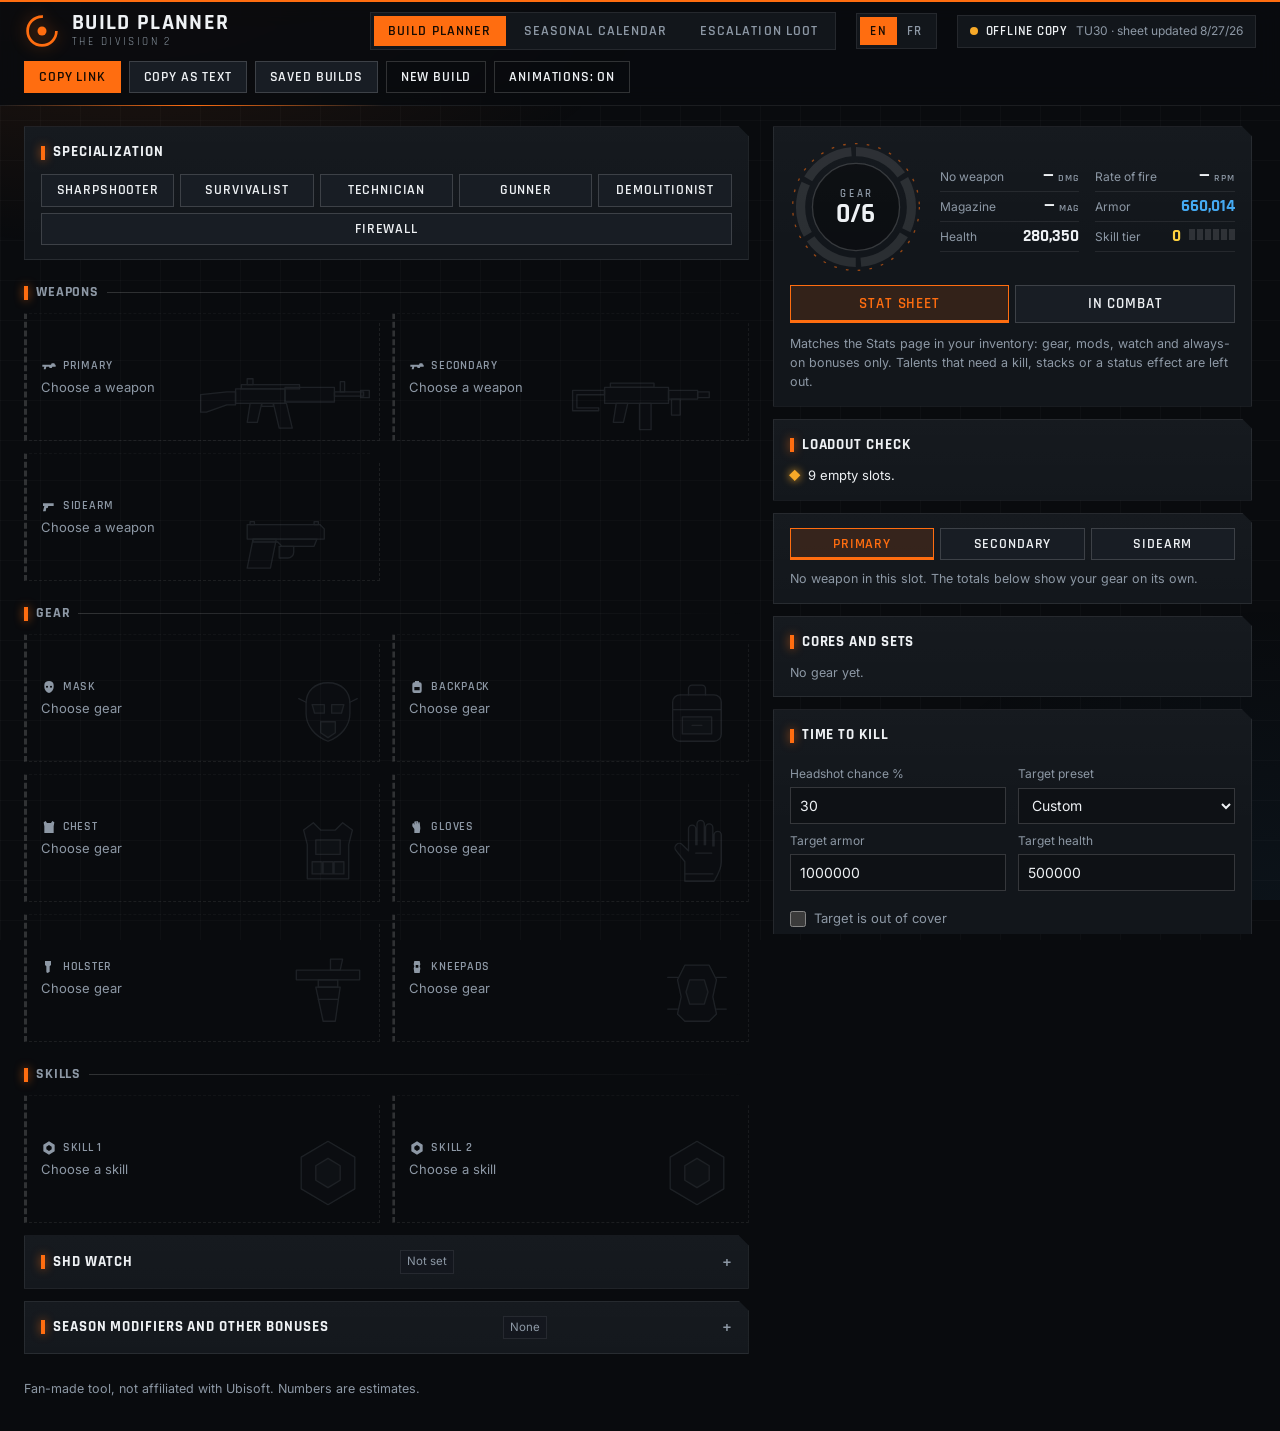
<file: index.html>
<!doctype html>
<html lang="en">
<head>
  <meta charset="utf-8">
  <meta name="viewport" content="width=device-width, initial-scale=1">
  <title>Division 2 Build Planner</title>
  <meta name="description" content="Plan and share builds for The Division 2 with every weapon, gear piece and talent, kept in sync with the community gear spreadsheet.">
  <meta property="og:type" content="website">
  <meta property="og:site_name" content="Division 2 Tools">
  <meta property="og:title" content="Division 2 Build Planner">
  <meta property="og:description" content="Plan and share builds for The Division 2 with every weapon, gear piece and talent, kept in sync with the community gear spreadsheet.">
  <meta name="theme-color" content="#0a0c0f">
  <script>
    // Animations: the visitor's own choice if they made one, otherwise their system setting.
    (function () {
      var choice = null;
      try { choice = localStorage.getItem('d2.motion'); } catch (e) {}
      var calm = window.matchMedia && matchMedia('(prefers-reduced-motion: reduce)').matches;
      document.documentElement.dataset.motion = choice === 'on' || choice === 'off' ? choice : calm ? 'off' : 'on';
      // Language: the visitor's own choice, otherwise their browser's. js/i18n.js does the rest.
      var lang = null;
      try { lang = localStorage.getItem('d2.lang'); } catch (e) {}
      if (lang !== 'fr' && lang !== 'en') lang = /^fr\b/i.test(navigator.language || '') ? 'fr' : 'en';
      document.documentElement.dataset.lang = lang;
      document.documentElement.lang = lang;
      // A French page stays hidden until it is translated; this shows it anyway if that never happens.
      setTimeout(function () { document.documentElement.dataset.ready = '1'; }, 2500);
    })();
  </script>
  <link rel="icon" href="data:image/svg+xml,%3Csvg xmlns='http://www.w3.org/2000/svg' viewBox='0 0 40 40'%3E%3Crect width='40' height='40' fill='%230a0c0f'/%3E%3Ccircle cx='20' cy='20' r='13' fill='none' stroke='%23ff6d10' stroke-width='4' stroke-dasharray='62 20' transform='rotate(-60 20 20)'/%3E%3Ccircle cx='20' cy='20' r='4.5' fill='%23ff6d10'/%3E%3C/svg%3E">
  <link rel="preconnect" href="https://fonts.googleapis.com">
  <link rel="preconnect" href="https://fonts.gstatic.com" crossorigin>
  <link href="https://fonts.googleapis.com/css2?family=Inter:wght@400;500;600&family=Rajdhani:wght@500;600;700&display=swap" rel="stylesheet">
  <link rel="stylesheet" href="css/style.css?v=25">
</head>
<body>
  <div id="boot" aria-hidden="true">
    <div class="boot-core">
      <svg viewBox="0 0 120 120">
        <circle class="b1" cx="60" cy="60" r="54"/>
        <circle class="b2" cx="60" cy="60" r="44"/>
        <circle class="b3" cx="60" cy="60" r="30"/>
        <circle class="b4" cx="60" cy="60" r="7"/>
      </svg>
      <p class="boot-title">Build Planner</p>
      <p class="boot-line">Synchronizing loadout data</p>
      <div class="boot-bar"><i></i><i></i><i></i><i></i><i></i><i></i><i></i><i></i></div>
    </div>
  </div>
  <header class="topbar">
    <div class="brand">
      <svg class="mark" viewBox="0 0 40 40" aria-hidden="true">
        <circle cx="20" cy="20" r="16" fill="none" stroke="currentColor" stroke-width="3" stroke-dasharray="76 24.5"/>
        <circle cx="20" cy="20" r="5" fill="currentColor"/>
      </svg>
      <div>
        <h1>Build Planner</h1>
        <p class="sub">The Division 2</p>
      </div>
    </div>
    <nav class="tools" aria-label="Tools">
      <a href="index.html" aria-current="page">Build planner</a>
      <a href="calendar.html">Seasonal calendar</a>
      <a href="escalation.html">Escalation loot</a>
    </nav>
    <div class="lang" role="group" aria-label="Language">
      <button data-lang-pick="en" aria-pressed="true">EN</button>
      <button data-lang-pick="fr" aria-pressed="false">FR</button>
    </div>
    <div id="data-chip" class="chip" role="status">Loading game data…</div>
    <nav class="actions" aria-label="Build actions">
      <button data-action="share" class="btn primary">Copy link</button>
      <button data-action="copyText" class="btn">Copy as text</button>
      <button data-action="builds" class="btn">Saved builds</button>
      <button data-action="reset" class="btn ghost">New build</button>
      <button data-action="motion" id="motion-btn" class="btn ghost" aria-pressed="true">Animations: on</button>
    </nav>
  </header>

  <main class="layout">
    <section id="board" class="board" aria-label="Loadout"></section>
    <aside id="stats" class="stats" aria-label="Build statistics"></aside>
  </main>

  <footer class="foot">
    <p>Fan-made tool, not affiliated with Ubisoft. Numbers are estimates.

  <dialog id="editor" class="sheet" aria-label="Edit slot"></dialog>
  <dialog id="builds" class="sheet small" aria-label="Saved builds"></dialog>
  <div id="toast" role="status" hidden></div>

  <script type="module" src="js/app.js?v=25"></script>
</body>
</html>
</file>
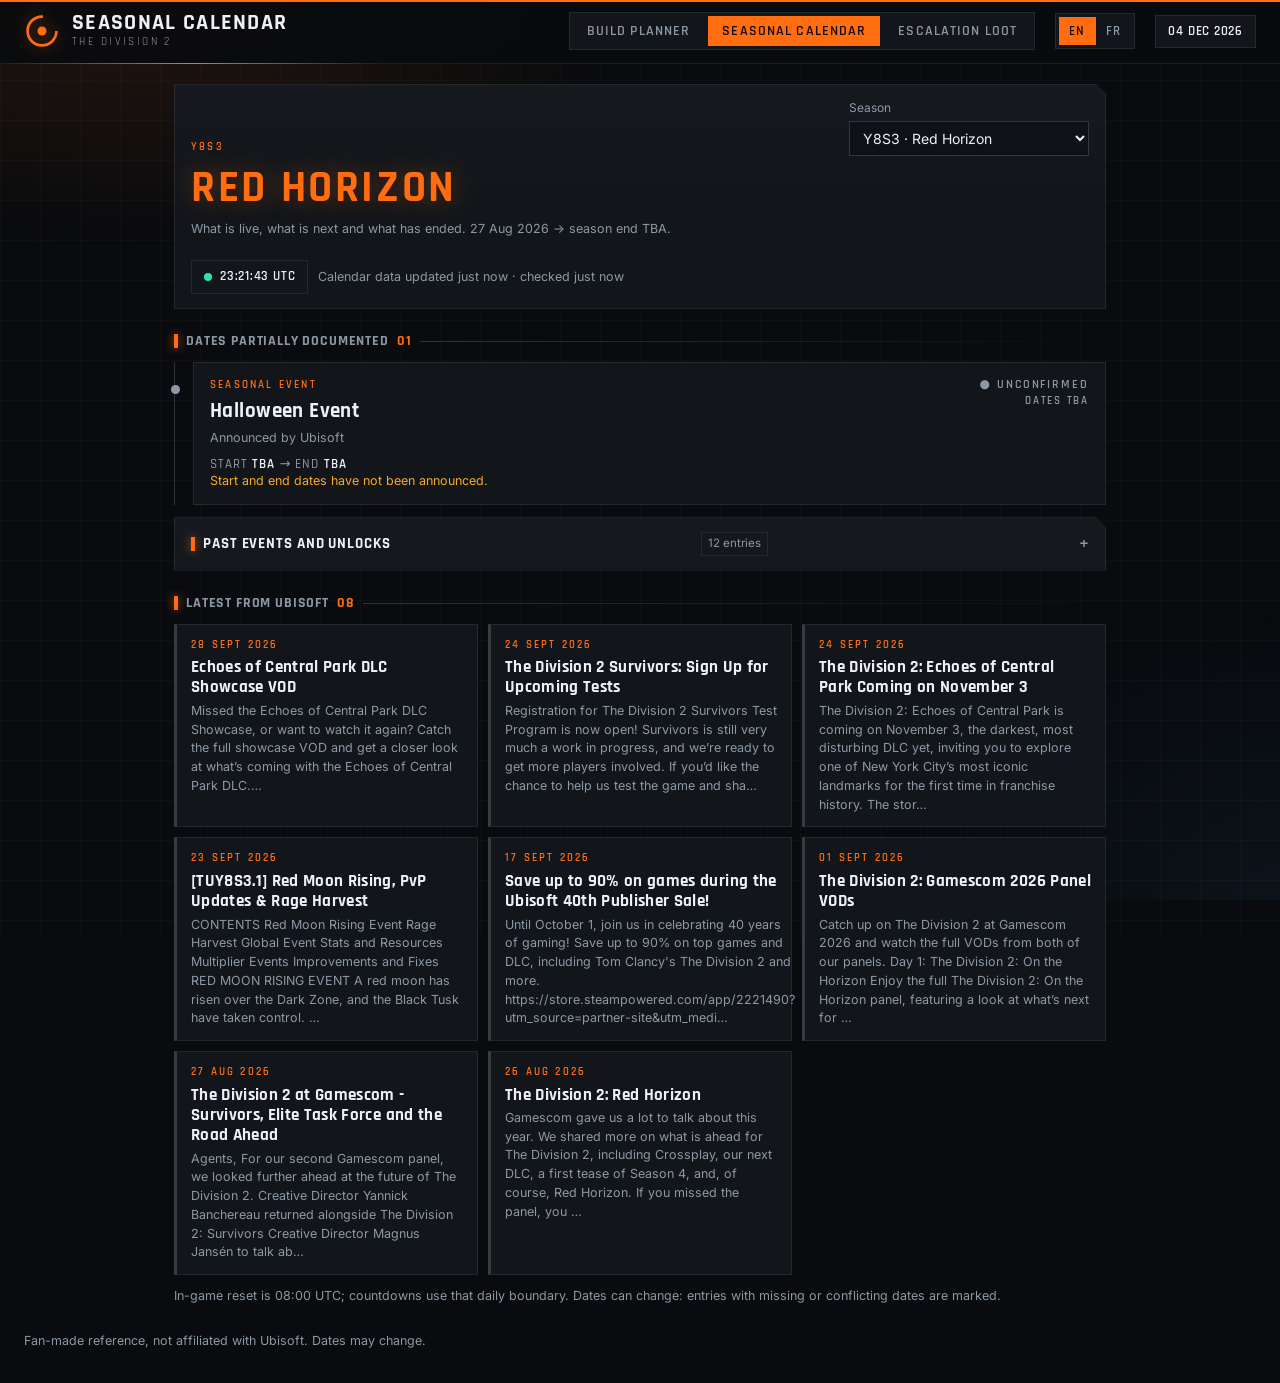
<file: calendar.html>
<!doctype html>
<html lang="en">
<head>
  <meta charset="utf-8">
  <meta name="viewport" content="width=device-width, initial-scale=1">
  <title>Division 2 Seasonal Calendar</title>
  <meta name="description" content="What is live, what is next and what has ended in The Division 2: seasons, events and countdowns.">
  <meta property="og:type" content="website">
  <meta property="og:site_name" content="Division 2 Tools">
  <meta property="og:title" content="Division 2 Seasonal Calendar">
  <meta property="og:description" content="What is live, what is next and what has ended in The Division 2: seasons, events and countdowns.">
  <meta name="theme-color" content="#0a0c0f">
  <script>
    // Animations: the visitor's own choice if they made one, otherwise their system setting.
    (function () {
      var choice = null;
      try { choice = localStorage.getItem('d2.motion'); } catch (e) {}
      var calm = window.matchMedia && matchMedia('(prefers-reduced-motion: reduce)').matches;
      document.documentElement.dataset.motion = choice === 'on' || choice === 'off' ? choice : calm ? 'off' : 'on';
      // Language: the visitor's own choice, otherwise their browser's. js/i18n.js does the rest.
      var lang = null;
      try { lang = localStorage.getItem('d2.lang'); } catch (e) {}
      if (lang !== 'fr' && lang !== 'en') lang = /^fr\b/i.test(navigator.language || '') ? 'fr' : 'en';
      document.documentElement.dataset.lang = lang;
      document.documentElement.lang = lang;
      // A French page stays hidden until it is translated; this shows it anyway if that never happens.
      setTimeout(function () { document.documentElement.dataset.ready = '1'; }, 2500);
    })();
  </script>
  <link rel="icon" href="data:image/svg+xml,%3Csvg xmlns='http://www.w3.org/2000/svg' viewBox='0 0 40 40'%3E%3Crect width='40' height='40' fill='%230a0c0f'/%3E%3Ccircle cx='20' cy='20' r='13' fill='none' stroke='%23ff6d10' stroke-width='4' stroke-dasharray='62 20' transform='rotate(-60 20 20)'/%3E%3Ccircle cx='20' cy='20' r='4.5' fill='%23ff6d10'/%3E%3C/svg%3E">
  <link rel="preconnect" href="https://fonts.googleapis.com">
  <link rel="preconnect" href="https://fonts.gstatic.com" crossorigin>
  <link href="https://fonts.googleapis.com/css2?family=Inter:wght@400;500;600&family=Rajdhani:wght@500;600;700&display=swap" rel="stylesheet">
  <link rel="stylesheet" href="css/style.css?v=25">
</head>
<body>
  <header class="topbar">
    <div class="brand">
      <svg class="mark" viewBox="0 0 40 40" aria-hidden="true">
        <circle cx="20" cy="20" r="16" fill="none" stroke="currentColor" stroke-width="3" stroke-dasharray="76 24.5"/>
        <circle cx="20" cy="20" r="5" fill="currentColor"/>
      </svg>
      <div>
        <h1>Seasonal Calendar</h1>
        <p class="sub">The Division 2</p>
      </div>
    </div>
    <nav class="tools" aria-label="Tools">
      <a href="index.html">Build planner</a>
      <a href="calendar.html" aria-current="page">Seasonal calendar</a>
      <a href="escalation.html">Escalation loot</a>
    </nav>
    <div class="lang" role="group" aria-label="Language">
      <button data-lang-pick="en" aria-pressed="true">EN</button>
      <button data-lang-pick="fr" aria-pressed="false">FR</button>
    </div>
    <div class="chip"><b id="today"></b></div>
  </header>

  <main id="calendar" class="page"></main>

  <footer class="foot">
    <p>Fan-made reference, not affiliated with Ubisoft. Dates may change.</p>
  </footer>

  <script type="module" src="js/calendar.js?v=25"></script>
</body>
</html>
</file>
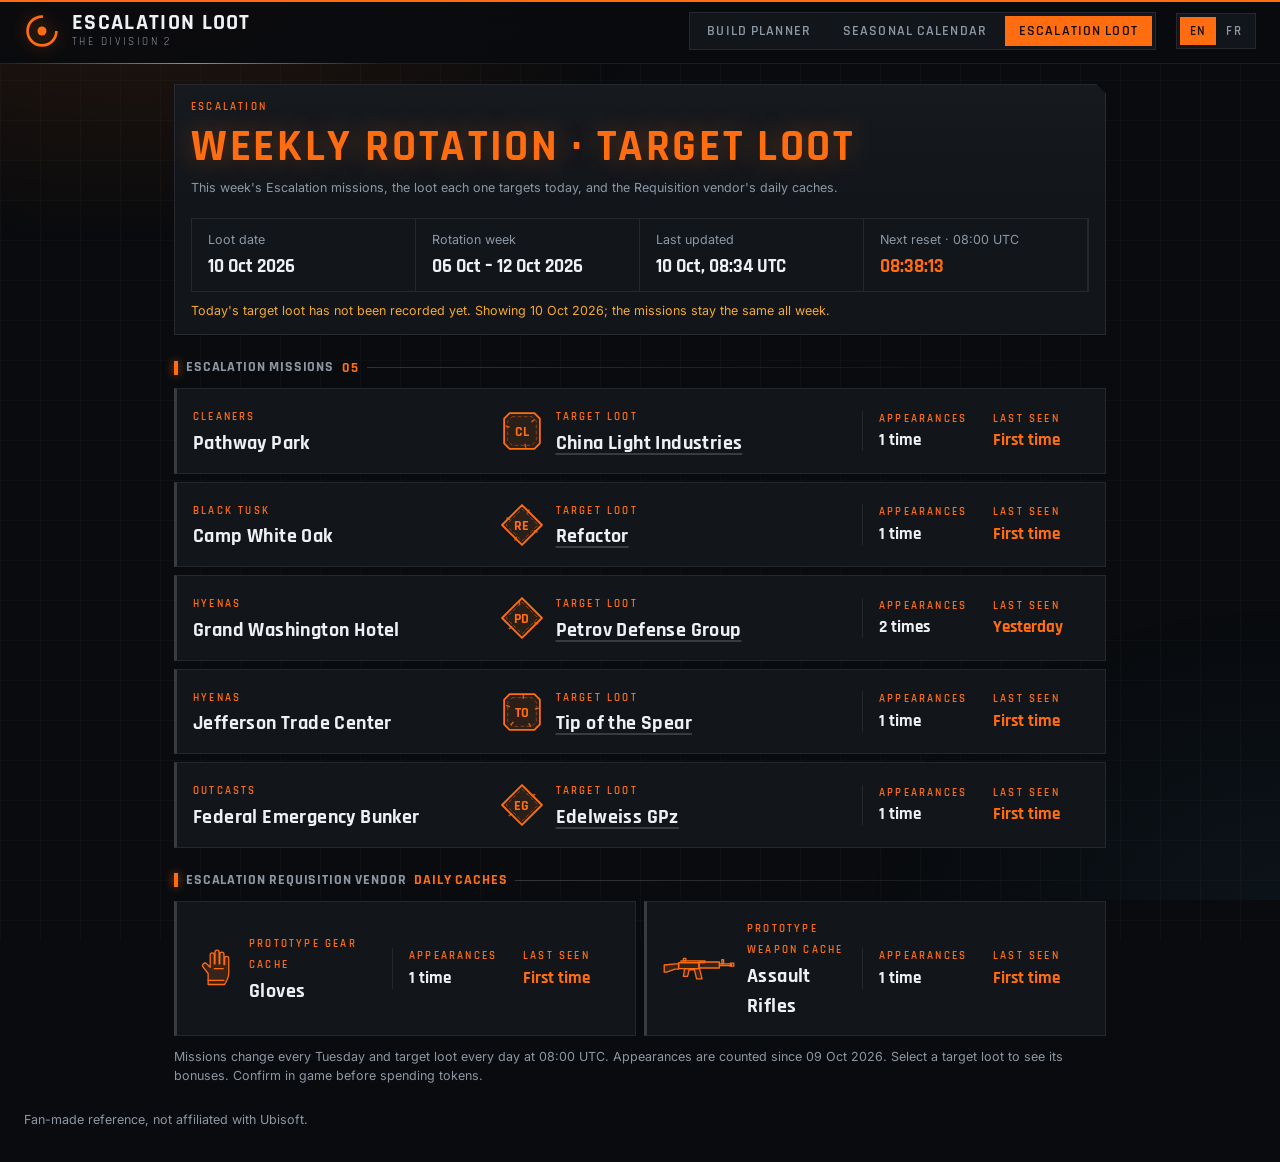
<file: escalation.html>
<!doctype html>
<html lang="en">
<head>
  <meta charset="utf-8">
  <meta name="viewport" content="width=device-width, initial-scale=1">
  <title>Division 2 Escalation Rotation and Target Loot</title>
  <meta name="description" content="This week's Division 2 Escalation missions, today's target loot and the Requisition vendor caches.">
  <meta property="og:type" content="website">
  <meta property="og:site_name" content="Division 2 Tools">
  <meta property="og:title" content="Division 2 Escalation Rotation and Target Loot">
  <meta property="og:description" content="This week's Division 2 Escalation missions, today's target loot and the Requisition vendor caches.">
  <meta name="theme-color" content="#0a0c0f">
  <script>
    // Animations: the visitor's own choice if they made one, otherwise their system setting.
    (function () {
      var choice = null;
      try { choice = localStorage.getItem('d2.motion'); } catch (e) {}
      var calm = window.matchMedia && matchMedia('(prefers-reduced-motion: reduce)').matches;
      document.documentElement.dataset.motion = choice === 'on' || choice === 'off' ? choice : calm ? 'off' : 'on';
      // Language: the visitor's own choice, otherwise their browser's. js/i18n.js does the rest.
      var lang = null;
      try { lang = localStorage.getItem('d2.lang'); } catch (e) {}
      if (lang !== 'fr' && lang !== 'en') lang = /^fr\b/i.test(navigator.language || '') ? 'fr' : 'en';
      document.documentElement.dataset.lang = lang;
      document.documentElement.lang = lang;
      // A French page stays hidden until it is translated; this shows it anyway if that never happens.
      setTimeout(function () { document.documentElement.dataset.ready = '1'; }, 2500);
    })();
  </script>
  <link rel="icon" href="data:image/svg+xml,%3Csvg xmlns='http://www.w3.org/2000/svg' viewBox='0 0 40 40'%3E%3Crect width='40' height='40' fill='%230a0c0f'/%3E%3Ccircle cx='20' cy='20' r='13' fill='none' stroke='%23ff6d10' stroke-width='4' stroke-dasharray='62 20' transform='rotate(-60 20 20)'/%3E%3Ccircle cx='20' cy='20' r='4.5' fill='%23ff6d10'/%3E%3C/svg%3E">
  <link rel="preconnect" href="https://fonts.googleapis.com">
  <link rel="preconnect" href="https://fonts.gstatic.com" crossorigin>
  <link href="https://fonts.googleapis.com/css2?family=Inter:wght@400;500;600&family=Rajdhani:wght@500;600;700&display=swap" rel="stylesheet">
  <link rel="stylesheet" href="css/style.css?v=25">
</head>
<body>
  <header class="topbar">
    <div class="brand">
      <svg class="mark" viewBox="0 0 40 40" aria-hidden="true">
        <circle cx="20" cy="20" r="16" fill="none" stroke="currentColor" stroke-width="3" stroke-dasharray="76 24.5"/>
        <circle cx="20" cy="20" r="5" fill="currentColor"/>
      </svg>
      <div>
        <h1>Escalation Loot</h1>
        <p class="sub">The Division 2</p>
      </div>
    </div>
    <nav class="tools" aria-label="Tools">
      <a href="index.html">Build planner</a>
      <a href="calendar.html">Seasonal calendar</a>
      <a href="escalation.html" aria-current="page">Escalation loot</a>
    </nav>
    <div class="lang" role="group" aria-label="Language">
      <button data-lang-pick="en" aria-pressed="true">EN</button>
      <button data-lang-pick="fr" aria-pressed="false">FR</button>
    </div>
  </header>

  <main id="escalation" class="page"></main>

  <dialog id="loot" class="sheet small" aria-label="Target loot details"></dialog>

  <footer class="foot">
    <p>Fan-made reference, not affiliated with Ubisoft.

  <script type="module" src="js/escalation.js?v=25"></script>
</body>
</html>
</file>
<file: css/style.css>
:root {
  --bg: #090b0e;
  --bg-2: #0e1115;
  --panel: #12161b;
  --panel-2: #181d24;
  --line: rgba(255, 255, 255, 0.08);
  --line-2: rgba(255, 255, 255, 0.16);
  --text: #eef1f4;
  --muted: #8d98a5;
  --accent: #ff6d10;
  --accent-soft: rgba(255, 109, 16, 0.14);
  --accent-ink: #160b03;
  --he: #f7a928;
  --set: #2ee6a6;
  --exotic: #ff4b33;
  --skill: #ffd23f;
  --proto: #d58cff;
  --red: #ff5252;
  --blue: #45aaf2;
  --yellow: #ffd23f;
  --ok: #2ee6a6;
  --s0: #ff8a3d;
  --s1: #45c8ff;
  --s2: #c792ff;
  --display: "Rajdhani", "Segoe UI", system-ui, sans-serif;
  --body: "Inter", "Segoe UI", system-ui, -apple-system, sans-serif;
  --cut: 10px;
  --ease: cubic-bezier(0.2, 0.8, 0.2, 1);
}

* { box-sizing: border-box; }
html { color-scheme: dark; }
body {
  margin: 0; min-height: 100vh; background: var(--bg); color: var(--text);
  font: 14px/1.5 var(--body); -webkit-font-smoothing: antialiased; overflow-x: hidden;
}
/* A slowly drifting grid and a breathing glow behind everything. */
body::before, body::after { content: ""; position: fixed; z-index: -1; pointer-events: none; }
body::before {
  inset: -40px;
  background:
    linear-gradient(rgba(255, 255, 255, 0.022) 1px, transparent 1px) 0 0 / 100% 40px,
    linear-gradient(90deg, rgba(255, 255, 255, 0.022) 1px, transparent 1px) 0 0 / 40px 100%;
  animation: drift 30s linear infinite;
}
body::after {
  inset: 0;
  background:
    radial-gradient(900px 520px at 10% -8%, rgba(255, 109, 16, 0.13), transparent 62%),
    radial-gradient(700px 500px at 100% 100%, rgba(69, 170, 242, 0.05), transparent 60%);
  animation: breathe 9s ease-in-out infinite alternate;
}

h1, h2, h3, h4, p, ul, dl { margin: 0; }
h1, h2, h3, h4, .eyebrow, .slot-kind, .btn, .seg-btn, .pill, .badge, .chip b, .slot-figure {
  font-family: var(--display); text-transform: uppercase; letter-spacing: 0.06em;
}
h1 { font-size: 22px; font-weight: 700; line-height: 1; }
h2 { font-size: 15px; font-weight: 700; }
h3 { font-size: 14px; font-weight: 600; }
h4 { font-size: 14px; font-weight: 600; letter-spacing: 0.04em; }
a { color: var(--accent); }
em { font-style: normal; color: var(--muted); }
.note { color: var(--muted); font-size: 12.5px; }
.note.warn { color: var(--he); }
.note b { color: var(--text); font-weight: 600; }
:focus-visible { outline: 2px solid var(--accent); outline-offset: 2px; }

/* ---- start-up screen ---- */
#boot {
  position: fixed; inset: 0; z-index: 200; display: grid; place-items: center; background: var(--bg);
  transition: opacity 0.4s, visibility 0.4s; animation: boot-timeout 0s 6s forwards; /* never blocks the page for good */
}
#boot.done { opacity: 0; visibility: hidden; }
.boot-core { display: grid; gap: 10px; justify-items: center; text-align: center; }
#boot svg { width: 128px; height: 128px; }
/* Everything that spins does so around its own centre, whatever size the drawing is shown at. */
#boot circle, .mark circle, .ring-spin { transform-box: fill-box; transform-origin: center; }
#boot circle { fill: none; stroke: var(--accent); }
#boot .b1 { stroke-width: 2; stroke-dasharray: 250 90; animation: spin 2.4s linear infinite; }
#boot .b2 { stroke-width: 1; stroke-opacity: 0.5; stroke-dasharray: 4 8; animation: spin 7s linear infinite reverse; }
#boot .b3 { stroke-width: 3; stroke-dasharray: 60 128; animation: spin 1.5s var(--ease) infinite; }
#boot .b4 { fill: var(--accent); stroke: none; animation: pulse 0.8s ease-in-out infinite alternate; }
.boot-title { font: 700 22px var(--display); letter-spacing: 0.32em; text-transform: uppercase; padding-left: 0.32em; }
.boot-line { font: 600 12px var(--display); letter-spacing: 0.24em; text-transform: uppercase; color: var(--muted); }
.boot-bar { display: flex; gap: 4px; margin-top: 4px; }
.boot-bar i { width: 20px; height: 5px; background: rgba(255, 255, 255, 0.12); animation: light 0.01s linear forwards; }
.boot-bar i:nth-child(1) { animation-delay: 0.1s; } .boot-bar i:nth-child(2) { animation-delay: 0.2s; }
.boot-bar i:nth-child(3) { animation-delay: 0.3s; } .boot-bar i:nth-child(4) { animation-delay: 0.4s; }
.boot-bar i:nth-child(5) { animation-delay: 0.5s; } .boot-bar i:nth-child(6) { animation-delay: 0.6s; }
.boot-bar i:nth-child(7) { animation-delay: 0.7s; } .boot-bar i:nth-child(8) { animation-delay: 0.8s; }

/* ---- top bar ---- */
.topbar {
  position: sticky; top: 0; z-index: 20; display: flex; flex-wrap: wrap; align-items: center; gap: 10px 20px;
  padding: 12px 24px; background: rgba(9, 11, 14, 0.86); backdrop-filter: blur(12px);
  border-bottom: 1px solid var(--line); box-shadow: inset 0 2px 0 var(--accent);
}
.topbar::after {
  content: ""; position: absolute; left: 0; right: 0; bottom: -1px; height: 1px;
  background: linear-gradient(90deg, transparent, var(--accent), transparent) 0 0 / 30% 100% no-repeat;
  animation: scan 7s linear infinite;
}
.brand { display: flex; align-items: center; gap: 12px; margin-right: auto; }
.mark { width: 36px; height: 36px; color: var(--accent); flex: none; filter: drop-shadow(0 0 8px rgba(255, 109, 16, 0.45)); }
.mark circle:first-child { animation: spin 16s linear infinite; }
.mark circle:last-child { animation: pulse 2.4s ease-in-out infinite alternate; }
.sub { font-family: var(--display); text-transform: uppercase; letter-spacing: 0.22em; font-size: 11px; color: var(--muted); }
.actions { display: flex; flex-wrap: wrap; gap: 8px; }
.chip {
  display: inline-flex; align-items: center; gap: 8px; padding: 6px 12px;
  border: 1px solid var(--line); background: var(--panel); font-size: 12px; color: var(--muted);
}
.chip i { width: 8px; height: 8px; border-radius: 50%; background: var(--muted); flex: none; }
.chip b { color: var(--text); font-size: 13px; font-weight: 600; }
.chip.live i { background: var(--ok); animation: ping 2.2s ease-out infinite; }
.chip.checking i { background: var(--he); animation: pulse 0.6s ease-in-out infinite alternate; }
.chip.offline i { background: var(--he); }

/* ---- tool switcher ---- */
.tools { display: flex; gap: 4px; padding: 3px; border: 1px solid var(--line); background: var(--panel); }
.tools a {
  font: 600 14px var(--display); letter-spacing: 0.08em; text-transform: uppercase; text-decoration: none;
  color: var(--muted); padding: 6px 14px; transition: color 0.15s, background-color 0.15s;
}
.tools a:hover { color: var(--text); background: rgba(255, 255, 255, 0.06); }
.tools a[aria-current="page"] { color: var(--accent-ink); background: var(--accent); }

/* ---- seasonal calendar ---- */
.page { display: grid; gap: 12px; max-width: 980px; margin: 0 auto; padding: 20px 24px 8px; }
.season-head { gap: 6px; }
.season-pick { display: flex; flex-wrap: wrap; align-items: end; justify-content: space-between; gap: 10px; }
.season-pick .field { margin: 0; min-width: 240px; }
.season-name { font-size: clamp(30px, 6vw, 44px); line-height: 1; color: var(--accent); text-shadow: 0 0 26px rgba(255, 109, 16, 0.35); }
.panel > h2.season-name::before { display: none; }
.event h3 a { color: inherit; text-decoration-color: var(--line-2); text-underline-offset: 4px; }
.event h3 a:hover { color: var(--accent); }
.news { display: grid; grid-template-columns: repeat(auto-fill, minmax(280px, 1fr)); gap: 10px; }
.news-item { display: grid; gap: 4px; align-content: start; padding: 12px 14px; background: var(--panel); border: 1px solid var(--line); border-left: 3px solid var(--line-2); color: var(--text); text-decoration: none; transition: border-color 0.15s, transform 0.2s var(--ease); }
.news-item:hover { border-left-color: var(--accent); transform: translateY(-2px); }
.news-item b { font: 700 17px/1.2 var(--display); letter-spacing: 0.02em; }
.next { display: flex; flex-wrap: wrap; align-items: center; justify-content: space-between; gap: 12px; margin-top: 8px; padding: 12px 14px; background: var(--bg-2); border-left: 3px solid var(--accent); }
.next h3 { font-size: 22px; }
.section em { font: 700 14px var(--display); color: var(--accent); }
.timeline { display: grid; gap: 10px; padding-left: 18px; border-left: 1px solid var(--line-2); }
.event {
  position: relative; display: grid; grid-template-columns: minmax(0, 1fr) auto; gap: 8px 18px; align-items: start;
  padding: 14px 16px; background: var(--panel); border: 1px solid var(--line);
}
.event::before { content: ""; position: absolute; left: -23px; top: 22px; width: 9px; height: 9px; border-radius: 50%; background: var(--muted); }
.event.active { border-left: 3px solid var(--accent); background: linear-gradient(90deg, rgba(255, 109, 16, 0.07), transparent 40%), var(--panel); }
.event.active::before { background: var(--accent); box-shadow: 0 0 0 4px rgba(255, 109, 16, 0.2); animation: pulse 1.2s ease-in-out infinite alternate; }
.event.ended, .event.archive { opacity: 0.72; }
.event h3 { font-size: 21px; font-weight: 700; letter-spacing: 0.02em; text-transform: none; margin: 2px 0; }
.when { margin-top: 8px; font: 600 13px var(--display); letter-spacing: 0.08em; text-transform: uppercase; }
.when span, .when em { color: var(--muted); font-weight: 500; }
.when em { margin-left: 8px; }
.event-side { text-align: right; display: grid; gap: 2px; justify-items: end; }
.state { font: 600 12px var(--display); letter-spacing: 0.16em; text-transform: uppercase; color: var(--muted); }
.state::before { content: "● "; }
.state.live { color: var(--accent); }
.until { font: 600 11px var(--display); letter-spacing: 0.16em; text-transform: uppercase; color: var(--muted); }
.count-down { font-family: var(--display); color: var(--accent); white-space: nowrap; font-variant-numeric: tabular-nums; }
.count-down b { font-size: 30px; font-weight: 700; line-height: 1; }
.count-down i { font-style: normal; font-size: 12px; font-weight: 700; text-transform: uppercase; margin-right: 4px; }
.progress { grid-column: 1; align-self: center; height: 3px; background: rgba(255, 255, 255, 0.1); }
.progress i { display: block; height: 100%; background: var(--accent); box-shadow: 0 0 10px rgba(255, 109, 16, 0.7); }
.pct { font: 600 12px var(--display); color: var(--muted); text-align: right; }
@media (max-width: 620px) {
  .page { padding: 14px 14px 8px; }
  .event { grid-template-columns: minmax(0, 1fr); }
  .event-side { text-align: left; justify-items: start; }
  .progress { grid-column: 1; }
}

/* ---- controls ---- */
.btn, .seg-btn, .pill {
  position: relative; font-size: 14px; font-weight: 600; color: var(--text); cursor: pointer; line-height: 1.2;
  background: var(--panel-2); border: 1px solid var(--line-2); padding: 7px 14px;
  transition: border-color 0.15s, background-color 0.15s, color 0.15s, transform 0.15s var(--ease), box-shadow 0.15s;
}
.btn:hover, .seg-btn:hover, .pill:hover { border-color: var(--accent); box-shadow: 0 0 0 1px var(--accent-soft), 0 6px 18px -8px rgba(255, 109, 16, 0.6); }
.btn:active, .seg-btn:active, .pill:active { transform: translateY(1px) scale(0.985); }
.btn.primary {
  border-color: var(--accent); color: var(--accent-ink);
  background: linear-gradient(105deg, var(--accent) 0 44%, #ffb37a 50%, var(--accent) 56% 100%) 100% 0 / 260% 100%;
  transition: background-position 0.6s var(--ease), transform 0.15s var(--ease), box-shadow 0.15s;
}
.btn.primary:hover { background-position: 0 0; }
.btn.ghost { background: transparent; }
.btn.danger:hover { border-color: var(--red); color: var(--red); box-shadow: none; }
.btn.small { font-size: 13px; padding: 5px 10px; }
.btn.icon { padding: 6px 10px; font-family: var(--body); }

.seg { display: flex; gap: 6px; }
.seg.wrap { flex-wrap: wrap; }
.seg-btn { flex: 1 1 0; min-width: 0; display: inline-flex; align-items: center; justify-content: center; gap: 6px; white-space: nowrap; overflow: hidden; text-overflow: ellipsis; }
.seg.wrap .seg-btn { flex: 1 1 120px; }
.seg-btn::after { content: ""; position: absolute; left: 50%; right: 50%; bottom: 0; height: 2px; background: var(--accent); transition: left 0.25s var(--ease), right 0.25s var(--ease); }
.seg-btn.on { border-color: var(--accent); color: var(--accent); background: var(--accent-soft); }
.seg-btn.on::after { left: 0; right: 0; }
.seg.mode .seg-btn { padding: 9px 14px; font-size: 15px; }

select, input[type="number"], input[type="text"], input[type="search"] {
  width: 100%; min-width: 0; font: inherit; color: var(--text);
  background: var(--bg-2); border: 1px solid var(--line-2); padding: 7px 9px; border-radius: 0;
  transition: border-color 0.15s, box-shadow 0.15s;
}
select:hover, input:hover { border-color: rgba(255, 255, 255, 0.3); }
select:focus, input:focus { border-color: var(--accent); box-shadow: 0 0 0 3px var(--accent-soft); outline: none; }
input[type="checkbox"] { accent-color: var(--accent); width: 16px; height: 16px; margin: 2px 0 0; flex: none; }
.num { font-variant-numeric: tabular-nums; }
.field { display: grid; gap: 4px; min-width: 0; margin-top: 8px; }
.field > span:first-child { font-size: 12px; color: var(--muted); }
.field.inline { grid-template-columns: minmax(0, 1fr) 96px; align-items: center; gap: 10px; }
.pair { display: grid; grid-template-columns: minmax(0, 1fr) 96px; gap: 8px; }
.pair > :only-child { grid-column: 1 / -1; }
.pair.save { grid-template-columns: minmax(0, 1fr) auto; margin-bottom: 12px; }
.grid2 { display: grid; grid-template-columns: repeat(2, minmax(0, 1fr)); gap: 0 12px; }
.row { display: flex; flex-wrap: wrap; gap: 8px; }
.check { display: flex; gap: 8px; align-items: flex-start; font-size: 13px; margin-top: 8px; }
.check b { color: var(--text); font-weight: 600; }
.check span { color: var(--muted); }
.extra { display: grid; grid-template-columns: minmax(0, 1fr) 110px auto; gap: 8px; align-items: center; }

/* ---- layout ---- */
.layout {
  display: grid; grid-template-columns: minmax(0, 1.2fr) minmax(360px, 0.8fr);
  gap: 24px; max-width: 1480px; margin: 0 auto; padding: 20px 24px 8px; align-items: start;
}
.stats { position: sticky; top: 76px; max-height: calc(100vh - 92px); overflow-y: auto; display: grid; gap: 12px; padding-right: 4px; scrollbar-width: thin; scrollbar-color: var(--line-2) transparent; }
.board { display: grid; gap: 12px; }

.panel {
  position: relative; background: linear-gradient(180deg, rgba(255, 255, 255, 0.015), transparent 120px), var(--panel);
  border: 1px solid var(--line); padding: 14px 16px;
  clip-path: polygon(0 0, calc(100% - var(--cut)) 0, 100% var(--cut), 100% 100%, 0 100%);
  display: grid; grid-template-columns: minmax(0, 1fr); gap: 10px; align-content: start; min-width: 0;
}
.panel > h2, .panel > summary h2, .section { display: flex; align-items: center; gap: 8px; }
.panel > h2::before, .panel > summary h2::before, .section::before { content: ""; width: 4px; height: 14px; background: var(--accent); flex: none; box-shadow: 0 0 10px rgba(255, 109, 16, 0.7); }
.section { margin: 10px 0 -2px; color: var(--muted); font-size: 14px; }
.section::after { content: ""; flex: 1; height: 1px; background: linear-gradient(90deg, var(--line-2), transparent); }
details.panel > summary { list-style: none; cursor: pointer; display: flex; align-items: center; justify-content: space-between; gap: 8px; }
details.panel > summary::-webkit-details-marker { display: none; }
details.panel > summary::after { content: "+"; font: 600 18px var(--display); color: var(--muted); transition: transform 0.25s var(--ease), color 0.15s; }
details.panel[open] > summary::after { transform: rotate(45deg); color: var(--accent); }
details.panel[open] > :not(summary) { animation: rise 0.3s var(--ease) both; }

/* ---- item art ---- */
.art { display: block; width: 100%; height: 100%; }
svg.art path { fill: currentColor; fill-opacity: 0.16; stroke: currentColor; stroke-width: 1.3; stroke-linejoin: round; stroke-linecap: round; vector-effect: non-scaling-stroke; }
svg.art.emblem .plate { fill-opacity: 0.1; stroke-width: 1.8; }
svg.art.emblem .trim { fill: none; stroke-opacity: 0.45; stroke-dasharray: 3 3; stroke-width: 1; }
svg.art.emblem .ticks { fill: none; stroke-opacity: 0.75; stroke-width: 1.6; }
svg.art.emblem text { font: 700 21px var(--display); fill: currentColor; letter-spacing: 0.02em; }
svg.art.emblem .core { stroke: none; fill-opacity: 1; }
svg.art.emblem .core.c-offense { fill: var(--red); } svg.art.emblem .core.c-defense { fill: var(--blue); } svg.art.emblem .core.c-utility { fill: var(--yellow); }
img.art.photo { object-fit: contain; filter: drop-shadow(0 6px 12px rgba(0, 0, 0, 0.55)); }

/* ---- slots ---- */
.slots { display: grid; grid-template-columns: repeat(auto-fill, minmax(240px, 1fr)); gap: 12px; }
.slot {
  position: relative; isolation: isolate; overflow: hidden; text-align: left; font: inherit; color: var(--text); cursor: pointer;
  background:
    linear-gradient(115deg, transparent 42%, rgba(255, 255, 255, 0.07) 50%, transparent 58%) 130% 0 / 260% 100% no-repeat,
    linear-gradient(180deg, var(--panel-2), var(--panel));
  border: 1px solid var(--line); border-left: 3px solid var(--q, var(--line-2)); padding: 12px 14px; min-height: 128px;
  display: grid; gap: 3px; align-content: start;
  clip-path: polygon(0 0, calc(100% - var(--cut)) 0, 100% var(--cut), 100% 100%, 0 100%);
  transition: border-color 0.2s, transform 0.25s var(--ease), background-position 0.7s var(--ease), box-shadow 0.2s;
}
.slot:hover, .slot:focus-visible { border-color: var(--line-2); border-left-color: var(--q, var(--accent)); background-position: -30% 0, 0 0; transform: translateY(-2px); }
/* Target-lock brackets that close in on hover. */
.slot::before, .slot::after {
  content: ""; position: absolute; width: 14px; height: 14px; border: 2px solid var(--q, var(--accent)); opacity: 0;
  transition: opacity 0.2s, transform 0.3s var(--ease); pointer-events: none;
}
.slot::before { top: 6px; left: 8px; border-right: 0; border-bottom: 0; transform: translate(8px, 8px); }
.slot::after { right: 8px; bottom: 6px; border-left: 0; border-top: 0; transform: translate(-8px, -8px); }
.slot:hover::before, .slot:hover::after, .slot:focus-visible::before, .slot:focus-visible::after { opacity: 0.9; transform: none; }
.slot.active { box-shadow: inset 0 -2px 0 var(--accent); }
.slot.empty { border-style: dashed; border-left-style: dashed; background: transparent; align-content: center; justify-items: start; }
.slot.empty .slot-cta { color: var(--muted); font-size: 13px; transition: color 0.15s, letter-spacing 0.25s var(--ease); }
.slot.empty:hover .slot-cta { color: var(--accent); letter-spacing: 0.04em; }
.q-high-end, .q-named { --q: var(--he); }
.q-gearset { --q: var(--set); }
.q-exotic { --q: var(--exotic); }
.q-skill { --q: var(--skill); }
.slot-art {
  position: absolute; z-index: -1; right: 12px; bottom: 10px; width: 78px; height: 78px; color: var(--q, var(--muted));
  opacity: 0.42; pointer-events: none; transition: opacity 0.25s, transform 0.4s var(--ease); transform-origin: 100% 100%;
}
.slot.wide .slot-art { width: 176px; height: 64px; right: 6px; bottom: 6px; opacity: 0.3; }
/* Gear and skill cards keep their text clear of the picture. */
.slot:not(.wide) { padding-right: 100px; }
.slot:not(.wide) .slot-name { padding-right: 0; }
.slot.empty .slot-art { opacity: 0.16; color: var(--muted); }
.slot:hover .slot-art, .slot:focus-visible .slot-art { opacity: 0.85; transform: scale(1.06); }
.slot.empty:hover .slot-art { opacity: 0.4; color: var(--accent); }
.slot-art:has(.photo) { opacity: 0.9; }
.slot-kind { display: flex; align-items: center; gap: 6px; font-size: 12px; font-weight: 600; color: var(--muted); }
.ico { width: 16px; height: 16px; fill: currentColor; flex: none; }
.slot-name { font: 700 19px/1.15 var(--display); letter-spacing: 0.02em; color: var(--q, var(--text)); padding-right: 46px; text-shadow: 0 0 18px color-mix(in srgb, var(--q, transparent) 35%, transparent); }
.slot-meta { font-size: 12.5px; color: var(--muted); }
.slot-figure { position: absolute; top: 12px; right: 14px; font-size: 11px; color: var(--muted); text-align: right; }
.slot-figure b { display: block; font-size: 18px; line-height: 1; color: var(--text); }
.pips { position: absolute; top: 14px; right: 16px; display: flex; gap: 4px; }
.pip { display: inline-block; width: 9px; height: 9px; transform: rotate(45deg); background: var(--muted); flex: none; }
.pip.c-offense, .corebar .c-offense { background: var(--red); box-shadow: 0 0 8px rgba(255, 82, 82, 0.6); }
.pip.c-defense, .corebar .c-defense { background: var(--blue); box-shadow: 0 0 8px rgba(69, 170, 242, 0.6); }
.pip.c-utility, .corebar .c-utility { background: var(--yellow); box-shadow: 0 0 8px rgba(255, 210, 63, 0.6); }
.tags { display: flex; flex-wrap: wrap; gap: 4px; margin-top: 6px; }
.tag { font-size: 11.5px; padding: 2px 6px; background: rgba(20, 24, 30, 0.78); border: 1px solid var(--line); color: var(--muted); white-space: nowrap; max-width: 100%; overflow: hidden; text-overflow: ellipsis; }
.tag.strong { color: var(--text); background: rgba(74, 36, 12, 0.85); border-color: rgba(255, 109, 16, 0.35); }
.tag.proto { color: #f0c2ff; background: rgba(62, 30, 80, 0.85); border-color: rgba(213, 140, 255, 0.4); }
.watch .watch-grid { display: grid; grid-template-columns: repeat(auto-fit, minmax(210px, 1fr)); gap: 4px 20px; }
.watch h3 { color: var(--muted); margin-top: 6px; }

/* ---- agent overview ---- */
.agent { gap: 12px; }
.agent-top { display: grid; grid-template-columns: 132px minmax(0, 1fr); gap: 18px; align-items: center; }
.ring { position: relative; width: 132px; aspect-ratio: 1; }
.ring svg { width: 100%; height: 100%; display: block; overflow: visible; }
.ring-spin { fill: none; stroke: var(--accent); stroke-opacity: 0.55; stroke-width: 1; stroke-dasharray: 2 7; animation: spin 40s linear infinite; animation-delay: calc(var(--t, 0) * -1s); }
.seg-arc { fill: none; stroke-width: 7; }
.seg-arc.c-offense { stroke: var(--red); filter: drop-shadow(0 0 4px rgba(255, 82, 82, 0.6)); }
.seg-arc.c-defense { stroke: var(--blue); filter: drop-shadow(0 0 4px rgba(69, 170, 242, 0.6)); }
.seg-arc.c-utility { stroke: var(--yellow); filter: drop-shadow(0 0 4px rgba(255, 210, 63, 0.6)); }
.seg-arc.c-none { stroke: rgba(255, 255, 255, 0.1); }
.ring-core { fill: rgba(0, 0, 0, 0.35); stroke: var(--line-2); }
.ring-label { position: absolute; inset: 0; display: grid; place-content: center; text-align: center; }
.ring-label span { font: 600 11px var(--display); letter-spacing: 0.24em; text-transform: uppercase; color: var(--muted); padding-left: 0.24em; }
.ring-label b { font: 700 27px/1 var(--display); font-variant-numeric: tabular-nums; }
.agent-stats { display: grid; grid-template-columns: repeat(2, minmax(0, 1fr)); gap: 0 16px; }
.agent-stats div { display: flex; justify-content: space-between; align-items: baseline; gap: 8px; padding: 5px 0; border-bottom: 1px solid var(--line); min-width: 0; }
.agent-stats dt { font-size: 12px; color: var(--muted); white-space: nowrap; overflow: hidden; text-overflow: ellipsis; min-width: 0; }
.agent-stats dd { margin: 0; font: 700 17px/1.1 var(--display); font-variant-numeric: tabular-nums; white-space: nowrap; }
.agent-stats dd b { font-weight: 700; }
.agent-stats dd em { font: 600 10px var(--display); letter-spacing: 0.12em; margin-left: 4px; }
.agent-stats dd.c-defense { color: var(--blue); } .agent-stats dd.c-utility { color: var(--yellow); }
.tier { display: inline-flex; gap: 2px; margin-left: 8px; vertical-align: 1px; }
.tier i { width: 6px; height: 11px; background: rgba(255, 255, 255, 0.12); }
.tier i.on { background: var(--yellow); box-shadow: 0 0 6px rgba(255, 210, 63, 0.7); }
.bump { animation: bump 0.55s var(--ease); }

/* ---- player tools ---- */
.checks, .gains { list-style: none; padding: 0; display: grid; gap: 6px; }
.checks li { display: flex; gap: 10px; align-items: baseline; font-size: 13px; }
.checks li i { width: 8px; height: 8px; flex: none; transform: rotate(45deg) translateY(-1px); background: var(--ok); box-shadow: 0 0 8px var(--ok); }
.checks li.warn i { background: var(--he); box-shadow: 0 0 8px var(--he); }
.checks li.bad i { background: var(--red); box-shadow: 0 0 8px var(--red); }
.checks li.bad { color: #ffb3b3; }
.gains li { position: relative; display: flex; justify-content: space-between; gap: 10px; padding: 5px 8px; font-size: 13px; background: var(--bg-2); overflow: hidden; }
.gains li span, .gains li b { position: relative; z-index: 1; }
.gains li b { font-variant-numeric: tabular-nums; }
.gains li i { position: absolute; left: 0; top: 0; bottom: 0; background: linear-gradient(90deg, rgba(255, 109, 16, 0.38), rgba(255, 109, 16, 0.08)); border-right: 2px solid var(--accent); transition: width 0.4s var(--ease); }
.gains li:first-child b { color: var(--accent); }
.compare td.up { color: var(--ok); } .compare td.down { color: var(--red); }
.watch h3 em { font: 400 12px var(--body); letter-spacing: 0; text-transform: none; margin-left: 6px; }
.watch h3 em.over { color: var(--red); }

/* ---- stats ---- */
.hero { display: grid; grid-template-columns: 1fr 1fr; gap: 10px; }
.hero div { position: relative; min-width: 0; background: var(--bg-2); border: 1px solid var(--line); padding: 10px 12px; overflow: hidden; }
.hero div::before { content: ""; position: absolute; left: 0; top: 0; bottom: 0; width: 2px; background: var(--accent); opacity: 0.5; }
.hero div:first-child::before { opacity: 1; box-shadow: 0 0 12px var(--accent); }
.hero span { display: block; font: 600 12px var(--display); letter-spacing: 0.08em; text-transform: uppercase; color: var(--muted); }
.hero strong { font: 700 28px/1.1 var(--display); font-variant-numeric: tabular-nums; }
.hero strong b { font-weight: 700; }
.hero div:first-child strong { color: var(--accent); text-shadow: 0 0 22px rgba(255, 109, 16, 0.45); }
.kv { display: grid; grid-template-columns: repeat(2, minmax(0, 1fr)); gap: 0 18px; }
.kv.wide { grid-template-columns: minmax(0, 1fr); }
.kv div { display: flex; justify-content: space-between; align-items: baseline; gap: 10px; padding: 5px 4px; margin: 0 -4px; border-bottom: 1px solid var(--line); min-width: 0; transition: background-color 0.15s; }
.kv div:hover { background: rgba(255, 255, 255, 0.035); }
.kv dt { color: var(--muted); font-size: 13px; }
.kv dd { margin: 0; font-weight: 600; font-variant-numeric: tabular-nums; text-align: right; white-space: nowrap; }
.kv.wide dd { white-space: normal; overflow-wrap: anywhere; }

.corebar { display: grid; grid-auto-flow: column; grid-auto-columns: 1fr; gap: 4px; height: 6px; }
.cores { display: flex; gap: 14px; font: 600 13px var(--display); letter-spacing: 0.06em; text-transform: uppercase; }
.cores .c-offense { color: var(--red); } .cores .c-defense { color: var(--blue); } .cores .c-utility { color: var(--yellow); }
.set { border-left: 2px solid var(--q); padding-left: 10px; }
.set h4 { color: var(--q); }
.set h4 span, .source h4 span, .talent h4 span { font: 400 12px var(--body); letter-spacing: 0; text-transform: none; color: var(--muted); margin-left: 6px; }
.set ul { list-style: none; padding: 0; margin-top: 4px; display: grid; gap: 2px; }
.set li { font-size: 13px; color: var(--muted); opacity: 0.5; display: flex; gap: 8px; transition: opacity 0.2s, color 0.2s; }
.set li.on { color: var(--text); opacity: 1; }
.set li b { font: 700 13px var(--display); color: var(--q); width: 10px; flex: none; }
.source { border-top: 1px solid var(--line); padding-top: 8px; }
.source:first-of-type { border-top: 0; padding-top: 0; }
.source.on h4 { color: var(--accent); }
.count { display: flex; flex-wrap: wrap; align-items: center; justify-content: space-between; gap: 6px 12px; }
.count .check { margin-top: 4px; }
.stacks { display: inline-flex; align-items: center; gap: 6px; font-size: 12.5px; color: var(--muted); }
.stacks .num { width: 70px; padding: 4px 6px; }

.chart { width: 100%; height: auto; display: block; }
.chart .grid { stroke: var(--line); }
.chart .tick { fill: var(--muted); font-size: 11px; font-family: var(--body); }
.line { fill: none; stroke-width: 2; stroke-linejoin: round; }
.line.s0 { stroke: var(--s0); filter: drop-shadow(0 0 4px rgba(255, 138, 61, 0.5)); } .line.s1 { stroke: var(--s1); stroke-dasharray: 7 3; } .line.s2 { stroke: var(--s2); stroke-dasharray: 2 3; }
.legend { display: flex; flex-wrap: wrap; gap: 4px 14px; font-size: 12.5px; }
.legend i { display: inline-block; width: 14px; height: 3px; margin-right: 6px; vertical-align: middle; }
.legend .s0 { background: var(--s0); } .legend .s1 { background: var(--s1); } .legend .s2 { background: var(--s2); }

table { width: 100%; border-collapse: collapse; font-variant-numeric: tabular-nums; font-size: 13px; }
th, td { text-align: right; padding: 6px 4px; border-bottom: 1px solid var(--line); }
th:first-child { text-align: left; font-weight: 500; }
thead th { color: var(--muted); font-weight: 500; font-size: 12px; }

/* ---- dialogs ---- */
dialog.sheet {
  width: min(780px, calc(100vw - 24px)); max-height: min(880px, calc(100vh - 24px));
  padding: 0; border: 1px solid var(--line-2); background: var(--panel); color: var(--text);
  box-shadow: 0 30px 90px rgba(0, 0, 0, 0.75), 0 0 0 1px rgba(255, 109, 16, 0.12), inset 0 2px 0 var(--accent);
}
dialog.sheet[open] { animation: sheet-in 0.3s var(--ease); }
dialog.sheet.small { width: min(520px, calc(100vw - 24px)); }
dialog::backdrop { background: rgba(4, 5, 7, 0.74); backdrop-filter: blur(4px); animation: fade 0.25s ease-out; }
.sheet-inner { position: relative; display: grid; grid-template-rows: auto minmax(0, 1fr) auto; max-height: min(880px, calc(100vh - 26px)); overflow: hidden; }
/* One scan line sweeps down as the sheet opens. It sits on the dialog itself, so editing
   a value (which redraws the contents) does not replay it. */
dialog.sheet { overflow: hidden; }
dialog.sheet[open]::before {
  content: ""; position: absolute; z-index: 2; left: 0; right: 0; top: 0; height: 60px; pointer-events: none;
  background: linear-gradient(180deg, transparent, rgba(255, 109, 16, 0.12) 70%, rgba(255, 150, 80, 0.45)); animation: sweep 0.6s var(--ease) both;
}
.sheet-head, .sheet-foot { display: flex; align-items: center; justify-content: space-between; gap: 12px; padding: 14px 18px; }
.sheet-head { border-bottom: 1px solid var(--line); }
.sheet-head h2 { font-size: 20px; }
.sheet-foot { border-top: 1px solid var(--line); background: var(--bg-2); }
.sheet-body { padding: 14px 18px 18px; overflow-y: auto; scrollbar-width: thin; scrollbar-color: var(--line-2) transparent; }
.sheet-body.swap > * { animation: rise 0.32s var(--ease) both; }
.eyebrow { font-size: 11px; letter-spacing: 0.2em; color: var(--accent); font-weight: 600; }
h3.sub { margin: 18px 0 2px; font-size: 13px; letter-spacing: 0.12em; color: var(--muted); border-bottom: 1px solid var(--line); padding-bottom: 4px; }

.picker { display: grid; gap: 10px; }
.search { padding: 10px 12px; font-size: 15px; }
.filters { display: flex; flex-wrap: wrap; gap: 6px; }
.pill { font-size: 13px; padding: 4px 10px; background: transparent; }
.pill.on { background: var(--accent); border-color: var(--accent); color: var(--accent-ink); box-shadow: 0 0 14px -2px rgba(255, 109, 16, 0.7); }
.list { display: grid; gap: 4px; }
.row.static, button.row {
  display: grid; grid-template-columns: minmax(0, 1fr) auto; gap: 0 12px; align-items: center;
  text-align: left; font: inherit; color: var(--text); background: var(--panel-2);
  border: 1px solid transparent; border-left: 3px solid var(--q, var(--line-2)); padding: 8px 12px;
}
button.row { cursor: pointer; grid-template-columns: 44px minmax(0, 1fr) auto; transition: border-color 0.15s, background-color 0.15s, transform 0.2s var(--ease), padding 0.2s var(--ease); }
button.row.wide { grid-template-columns: 104px minmax(0, 1fr) auto; }
button.row:hover, button.row:focus-visible { border-color: var(--q, var(--accent)); background: #1f252d; transform: translateX(3px); }
.row-art { grid-row: 1 / span 2; width: 44px; height: 44px; color: var(--q, var(--muted)); opacity: 0.85; transition: transform 0.3s var(--ease), opacity 0.2s; }
.row.wide .row-art { width: 104px; height: 38px; }
button.row:hover .row-art { opacity: 1; transform: scale(1.08); }
.row-name { font: 600 16px var(--display); letter-spacing: 0.02em; color: var(--q, var(--text)); align-self: end; }
.row-meta { grid-column: 2 / -1; font-size: 12.5px; color: var(--muted); align-self: start; }
.row.static .row-meta { grid-column: 1 / -1; }
.row-extra { grid-row: 1; grid-column: 3; font-size: 12px; color: var(--text); opacity: 0.85; text-align: right; align-self: end; }
.row-actions { display: flex; gap: 6px; }

.item { display: grid; grid-template-columns: auto minmax(0, 1fr) auto; gap: 14px; align-items: center; border-left: 3px solid var(--q); padding: 4px 0 4px 12px; }
.item-art { width: 76px; height: 76px; color: var(--q); filter: drop-shadow(0 0 14px color-mix(in srgb, var(--q) 35%, transparent)); }
.item-art.wide { width: 168px; height: 62px; }
.item h3 { font-size: 24px; font-weight: 700; line-height: 1.1; color: var(--q); letter-spacing: 0.02em; }
.item > .btn { align-self: start; }
.badge { font-size: 11px; letter-spacing: 0.18em; color: var(--q); font-weight: 600; }
.talent { background: var(--bg-2); border: 1px solid var(--line); border-left: 2px solid var(--accent); padding: 10px 12px; margin-top: 8px; display: grid; gap: 4px; }
.talent h4 { color: var(--accent); }
.talent p { font-size: 13px; color: #c9d0d8; white-space: pre-line; }
.talent p.note { color: var(--muted); }
.fixed { list-style: none; padding: 0; display: grid; gap: 4px; margin-top: 8px; }
.fixed li, .fixed-line { font-size: 13px; display: flex; gap: 10px; margin-top: 8px; }
.fixed li b { font: 600 13px var(--display); letter-spacing: 0.06em; text-transform: uppercase; color: var(--muted); width: 96px; flex: none; }
.fixed-line span { color: var(--muted); font-size: 12px; }
.scroll { overflow-x: auto; }
.tiers th, .tiers td { white-space: nowrap; padding: 6px 8px; font-size: 12.5px; }

.foot { max-width: 1480px; margin: 0 auto; padding: 18px 24px 32px; color: var(--muted); font-size: 12.5px; }
#toast {
  position: fixed; left: 50%; bottom: 24px; transform: translateX(-50%); z-index: 100;
  background: var(--text); color: var(--bg); padding: 9px 16px; font-weight: 600; border-left: 4px solid var(--accent);
  box-shadow: 0 10px 30px rgba(0, 0, 0, 0.5);
}
#toast:not([hidden]) { animation: toast-in 0.3s var(--ease); }

/* ---- the first reveal, right after the start-up screen ---- */
.booting .board > *, .booting .stats > *, .booting .slot { animation: rise 0.55s var(--ease) both; }
.booting .board > :nth-child(2), .booting .stats > :nth-child(2) { animation-delay: 0.06s; }
.booting .board > :nth-child(3), .booting .stats > :nth-child(3) { animation-delay: 0.12s; }
.booting .board > :nth-child(4), .booting .stats > :nth-child(4) { animation-delay: 0.18s; }
.booting .board > :nth-child(n + 5), .booting .stats > :nth-child(n + 5) { animation-delay: 0.24s; }
.booting .slot:nth-child(2) { animation-delay: 0.08s; } .booting .slot:nth-child(3) { animation-delay: 0.16s; }
.booting .slot:nth-child(4) { animation-delay: 0.24s; } .booting .slot:nth-child(5) { animation-delay: 0.32s; }
.booting .slot:nth-child(6) { animation-delay: 0.4s; }
.booting .seg-arc { animation: arc-in 0.45s var(--ease) both; animation-delay: calc(var(--i) * 80ms + 0.35s); }
.booting .line { stroke-dasharray: 2400; animation: draw 1.4s 0.5s var(--ease) both; }

@keyframes spin { from { transform: rotate(0deg); } to { transform: rotate(360deg); } }
@keyframes pulse { from { opacity: 0.45; } to { opacity: 1; } }
@keyframes ping { 0% { box-shadow: 0 0 0 0 rgba(46, 230, 166, 0.55); } 100% { box-shadow: 0 0 0 9px rgba(46, 230, 166, 0); } }
@keyframes drift { to { transform: translate3d(40px, 40px, 0); } }
@keyframes breathe { from { opacity: 0.65; } to { opacity: 1; } }
@keyframes scan { from { background-position: -40% 0; } to { background-position: 140% 0; } }
@keyframes rise { from { opacity: 0; transform: translateY(14px); } }
@keyframes fade { from { opacity: 0; } }
@keyframes sheet-in { from { opacity: 0; transform: translateY(20px) scale(0.985); } }
@keyframes sweep { from { transform: translateY(-60px); opacity: 1; } to { transform: translateY(900px); opacity: 0; } }
@keyframes toast-in { from { opacity: 0; transform: translate(-50%, 12px); } }
@keyframes bump { 0% { color: var(--accent); text-shadow: 0 0 16px rgba(255, 109, 16, 0.9); } }
@keyframes arc-in { from { stroke-dasharray: 0 999; } }
@keyframes draw { from { stroke-dashoffset: 2400; } to { stroke-dashoffset: 0; } }
@keyframes light { to { background: var(--accent); box-shadow: 0 0 10px rgba(255, 109, 16, 0.8); } }
@keyframes boot-timeout { to { opacity: 0; visibility: hidden; } }

@media (max-width: 1020px) {
  .layout { grid-template-columns: minmax(0, 1fr); padding: 14px 14px 8px; }
  .stats { position: static; max-height: none; overflow: visible; padding-right: 0; }
  .topbar { padding: 10px 14px; position: static; }
  .foot { padding: 18px 14px 28px; }
}
@media (max-width: 520px) {
  .slots { grid-template-columns: minmax(0, 1fr); }
  .slot { min-height: 0; }
  .grid2, .kv, .agent-stats { grid-template-columns: minmax(0, 1fr); }
  .agent-top { grid-template-columns: 104px minmax(0, 1fr); gap: 12px; }
  .ring { width: 104px; } .ring-label b { font-size: 22px; }
  .item { grid-template-columns: minmax(0, 1fr) auto; } .item-art { display: none; }
  button.row.wide { grid-template-columns: 64px minmax(0, 1fr) auto; } .row.wide .row-art { width: 64px; height: 26px; }
  dialog.sheet { width: 100vw; max-width: 100vw; max-height: 100vh; height: 100vh; border: 0; }
  .sheet-inner { max-height: 100vh; height: 100vh; }
  .hero strong { font-size: 24px; }
}
/* Animations off: the visitor's system asks for less motion, or they switched them off. */
[data-motion="off"] *, [data-motion="off"] *::before, [data-motion="off"] *::after { animation: none !important; transition: none !important; }
[data-motion="off"] #boot, [data-motion="off"] dialog.sheet[open]::before, [data-motion="off"] .topbar::after { display: none; }

/* Calendar: the live clock under the season name */
.live-line { display: flex; flex-wrap: wrap; align-items: center; gap: 10px; margin-top: 12px; }
.live-line .chip b { font-variant-numeric: tabular-nums; }

/* Escalation rotation */
.info-bar { display: grid; grid-template-columns: repeat(auto-fit, minmax(170px, 1fr)); margin-top: 10px; border: 1px solid var(--line); }
.info-bar > div { display: grid; gap: 4px; padding: 12px 16px; border-right: 1px solid var(--line); }
.info-bar b { font: 700 19px var(--display); font-variant-numeric: tabular-nums; }
.info-bar .reset b { color: var(--accent); }
.rotation, .caches { display: grid; gap: 8px; }
.caches { grid-template-columns: repeat(auto-fit, minmax(320px, 1fr)); }
.rotation-row { display: grid; grid-template-columns: minmax(0, 1fr) minmax(0, 1.2fr) auto; gap: 16px; align-items: center; padding: 14px 16px; background: var(--panel); border: 1px solid var(--line); border-left: 3px solid var(--line-2); transition: border-color 0.15s; }
.caches .rotation-row { grid-template-columns: minmax(0, 1fr) auto; }
.rotation-row:hover { border-left-color: var(--accent); }
.rotation-row h3 { font-size: 20px; font-weight: 700; letter-spacing: 0.02em; text-transform: none; margin-top: 2px; overflow-wrap: anywhere; }
.rotation-row .loot { display: flex; align-items: center; gap: 12px; min-width: 0; }
.rotation-row .loot .art { width: 44px; height: 44px; flex: none; color: var(--accent); }
.rotation-row .loot .art.gun { width: 72px; height: 28px; }
.seen { display: grid; grid-template-columns: repeat(2, minmax(96px, auto)); gap: 18px; padding-left: 16px; border-left: 1px solid var(--line); }
.seen div { display: grid; gap: 2px; }
.seen b { font: 700 17px var(--display); white-space: nowrap; }
.seen .when-seen { color: var(--accent); }
@media (max-width: 760px) { .rotation-row, .caches .rotation-row { grid-template-columns: minmax(0, 1fr); } .seen { padding: 10px 0 0; border-left: 0; border-top: 1px solid var(--line); } }
button.loot { font: inherit; color: inherit; text-align: left; background: none; border: 1px solid transparent; padding: 6px 8px; margin: -6px -8px; cursor: pointer; transition: border-color 0.15s, background 0.15s; }
button.loot:hover, button.loot:focus-visible { border-color: var(--accent); background: rgba(255, 109, 16, 0.08); outline: none; }
button.loot h3 { text-decoration: underline; text-decoration-color: var(--line-2); text-underline-offset: 4px; }
.sheet-head .loot { display: flex; align-items: center; gap: 12px; min-width: 0; }
.sheet-head .loot .art { width: 44px; height: 44px; flex: none; color: var(--accent); }
.rows { display: grid; margin: 0; }
.rows div { display: flex; justify-content: space-between; gap: 16px; padding: 9px 0; border-bottom: 1px solid var(--line); }
.rows dt { color: var(--muted); font-size: 13px; white-space: nowrap; }
.rows dd { margin: 0; font-weight: 600; text-align: right; overflow-wrap: anywhere; }
.detail-kind { display: flex; flex-wrap: wrap; gap: 6px; margin-bottom: 6px; }
.detail-title { margin: 16px 0 2px; font-size: 15px; color: var(--muted); }
.detail-talent { display: grid; gap: 3px; margin-top: 10px; padding: 10px 12px; background: var(--bg-2); border-left: 3px solid var(--accent); }
.detail-talent h4 { font: 700 17px var(--display); letter-spacing: 0.02em; }
.detail-talent .note { font-size: 13px; line-height: 1.5; }

/* Language switch */
.lang { display: flex; padding: 3px; border: 1px solid var(--line); background: var(--panel); }
.lang button { font: 600 13px var(--display); letter-spacing: 0.1em; color: var(--muted); background: none; border: 0; padding: 6px 10px; cursor: pointer; transition: color 0.15s, background-color 0.15s; }
.lang button:hover { color: var(--text); background: rgba(255, 255, 255, 0.06); }
.lang button[aria-pressed="true"] { color: var(--accent-ink); background: var(--accent); cursor: default; }
/* A French page waits for its translation, so English is never flashed first. */
html[data-lang="fr"]:not([data-ready]) { background: #0a0c0f; }
html[data-lang="fr"]:not([data-ready]) body { visibility: hidden; }
</file>
